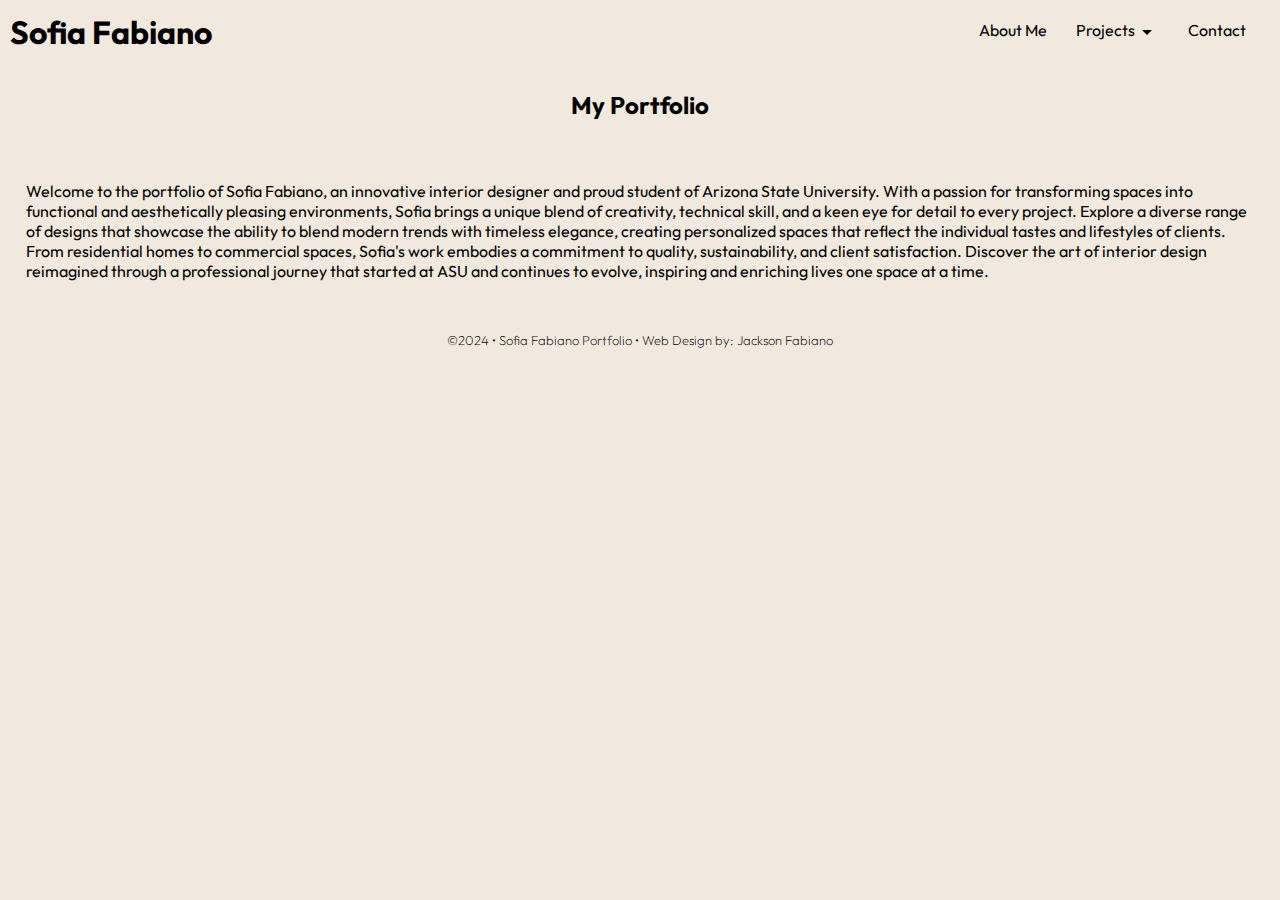
<file: index.html>
<!DOCTYPE html>
<html lang="en">

<head>
    <meta charset="UTF-8">
    <meta name="viewport" content="width=device-width, initial-scale=1.0">
    <title>Portfolio - Sofia Fabiano</title>
    <link rel="stylesheet" href="css/styles.css">
</head>

<body>
    <div class="container">

        <!-- header section -->
        <div class="main-header-div">

            <div class="box" id="mobile-menu-screen">
                <div class="mobile-menu-navbar-options">
                    <a href="html/aboutMe.html" id="" class="navbar-link-mobile"><img
                            src="images/about-me-icon.svg">About
                        Me</a>
                    <a href="#" id="" class="navbar-link-mobile"><img src="images/projects-icon.svg"><button
                            id="projects-button">Projects</button><img id="drop-arrow" src="images/drop-down-arrow.svg">
                        <ul id="project-drop-down-items" class="project-drop-down-items-class">
                            <li><a class="project-link-mobile" id="project1link" href="html/projects.html">House of
                                    Hope</a></li>
                            <li><a class="project-link-mobile" id="project2link" href="#">Ayala Family</a></li>
                            <li><a class="project-link-mobile" id="project3link" href="">Project 3</a></li>
                            <li><a class="project-link-mobile" id="project4link" href="">Project 4</a></li>
                        </ul>
                    </a>
                    <a href="html/contact.html" id="" class="navbar-link-mobile"><img
                            src="images/contact-icon.svg">Contact</a>
                </div>
            </div>

            <div class="box" id="darkening-div"></div>

            <div id="default">
                <div class="header">
                    <div class="title-div">
                        <h1><a class="" id="titleId" href="../index.html">Sofia Fabiano</a></h1>
                    </div>
                    <div class="navbar-div">
                        <a href="html/aboutMe.html" id="" class="navbar-link">About Me</a>
                        <a href="html/projects.html" id="" class="navbar-link">Projects<img
                                src="images/drop-down-arrow.svg"></a>
                        <a href="html/contact.html" id="" class="navbar-link">Contact</a>
                    </div>
                    <div class="mobile-navbar-div"><button id="menu-icon-button"><img id="menu-icon"
                                src="images/menu-icon.svg"></button></div>
                </div>

            </div>
            <!-- header section end -->

        </div>

        <div class="main-section">
            <h2 id="portfolio-text-id">My Portfolio</h2>
            <p>Welcome to the portfolio of Sofia Fabiano, an innovative interior designer and proud student of
                Arizona
                State University. With a passion for transforming spaces into functional and aesthetically pleasing
                environments, Sofia brings a unique blend of creativity, technical skill, and a keen eye for detail
                to every project. Explore a diverse range of designs that showcase the ability to blend modern
                trends with timeless elegance, creating personalized spaces that reflect the individual tastes and
                lifestyles of clients. From residential homes to commercial spaces, Sofia's work embodies a
                commitment to quality, sustainability, and client satisfaction. Discover the art of interior design
                reimagined through a professional journey that started at ASU and continues to evolve, inspiring and
                enriching lives one space at a time.</p>
        </div>
        <div class="footer">
            <p id="footer-text">&copy;2024 &#x2022; Sofia Fabiano Portfolio &#x2022; Web Design by: Jackson Fabiano</a>
            </p>
        </div>
    </div>

    <script src="js/script.js"></script>
    <script src="js/mobileMenu.js"></script>
</body>

</html>
</file>
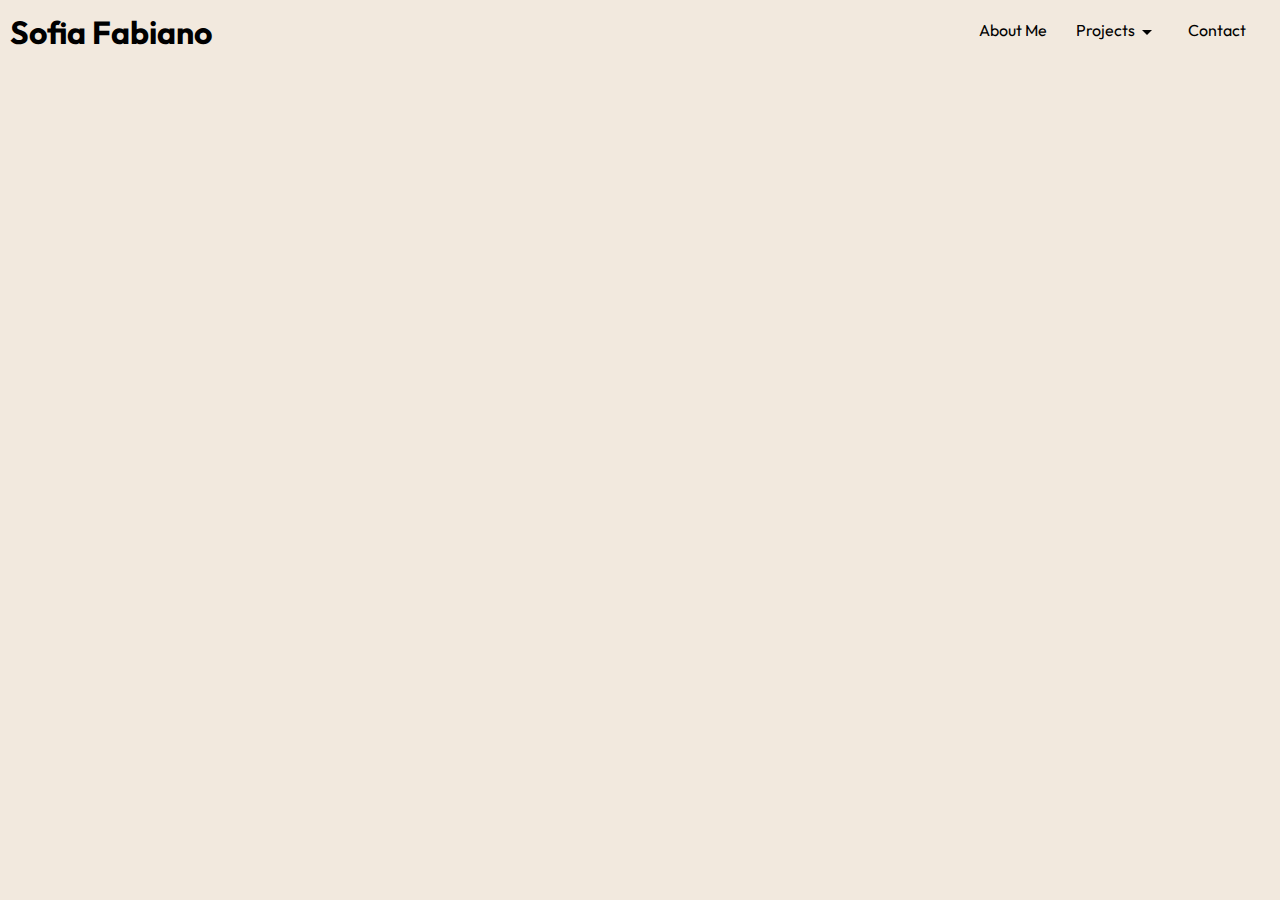
<file: html/aboutMe.html>
<!DOCTYPE html>
<html lang="en">

<head>
    <meta charset="UTF-8">
    <meta name="viewport" content="width=device-width, initial-scale=1.0">
    <title>About Me - Sofia Fabiano</title>
    <link rel="stylesheet" href="../css/styles.css">
</head>

<body>

    <div class="container">

        <!-- header section -->
        <div class="main-header-div">
            <div class="box" id="mobile-menu-screen">
                <div class="mobile-menu-navbar-options">
                    <a href="#" id="" class="navbar-link-mobile"><img src="../images/about-me-icon.svg">About
                        Me</a>
                    <a href="#" id="" class="navbar-link-mobile"><img src="../images/projects-icon.svg"><button
                            id="projects-button">Projects</button><img id="drop-arrow"
                            src="../images/drop-down-arrow.svg">
                        <ul id="project-drop-down-items" class="project-drop-down-items-class">
                            <li><a class="project-link-mobile" id="project1link" href="#">House of Hope</a></li>
                            <li><a class="project-link-mobile" id="project2link" href="#">Ayala Family</a></li>
                            <li><a class="project-link-mobile" id="project3link" href="">Project 3</a></li>
                            <li><a class="project-link-mobile" id="project4link" href="">Project 4</a></li>
                        </ul>
                    </a>
                    <a href="contact.html" id="" class="navbar-link-mobile"><img
                            src="../images/contact-icon.svg">Contact</a>
                </div>
            </div>

            <div class="box" id="darkening-div"></div>

            <div id="default">
                <div class="header">
                    <div class="title-div">
                        <h1><a class="" id="titleId" href="../index.html">Sofia Fabiano</a></h1>
                    </div>
                    <div class="navbar-div">
                        <a href="#" id="" class="navbar-link">About Me</a>
                        <a href="projects.html" id="" class="navbar-link">Projects<img
                                src="../images/drop-down-arrow.svg"></a>
                        <a href="contact.html" id="" class="navbar-link">Contact</a>
                    </div>
                    <div class="mobile-navbar-div"><button id="menu-icon-button"><img id="menu-icon"
                                src="../images/menu-icon.svg"></button></div>
                </div>

            </div>

        </div>
        <!-- header section end -->

        
        <script src="../js/nonIndex.js"></script>
        <script src="../js/nonIndexMobileMenu.js"></script>

</body>

</html>
</file>
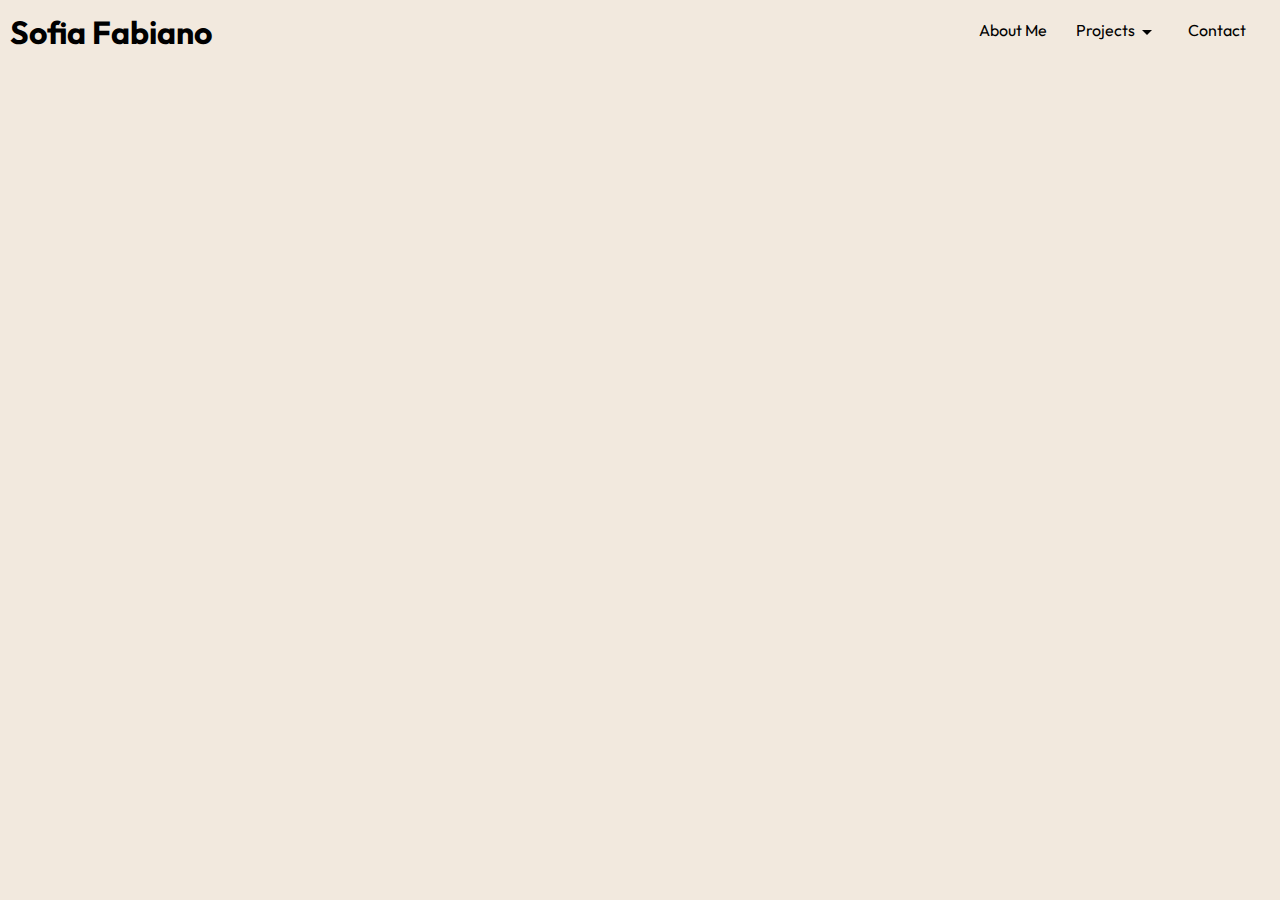
<file: html/contact.html>
<!DOCTYPE html>
<html lang="en">

<head>
    <meta charset="UTF-8">
    <meta name="viewport" content="width=device-width, initial-scale=1.0">
    <title>Contact - Sofia Fabiano</title>
    <link rel="stylesheet" href="../css/styles.css">
</head>

<body>

    <div class="container">

        <!-- header section -->
        <div class="main-header-div">
            <div class="box" id="mobile-menu-screen">
                <div class="mobile-menu-navbar-options">
                    <a href="aboutMe.html" id="" class="navbar-link-mobile"><img src="../images/about-me-icon.svg">About
                        Me</a>
                    <a href="#" id="" class="navbar-link-mobile"><img src="../images/projects-icon.svg"><button
                            id="projects-button">Projects</button><img id="drop-arrow"
                            src="../images/drop-down-arrow.svg">
                        <ul id="project-drop-down-items" class="project-drop-down-items-class">
                            <li><a class="project-link-mobile" id="project1link" href="#">House of Hope</a></li>
                            <li><a class="project-link-mobile" id="project2link" href="#">Ayala Family</a></li>
                            <li><a class="project-link-mobile" id="project3link" href="">Project 3</a></li>
                            <li><a class="project-link-mobile" id="project4link" href="">Project 4</a></li>
                        </ul>
                    </a>
                    <a href="#" id="" class="navbar-link-mobile"><img src="../images/contact-icon.svg">Contact</a>
                </div>
            </div>

            <div class="box" id="darkening-div"></div>

            <div id="default">
                <div class="header">
                    <div class="title-div">
                        <h1><a class="" id="titleId" href="../index.html">Sofia Fabiano</a></h1>
                    </div>
                    <div class="navbar-div">
                        <a href="aboutMe.html" id="" class="navbar-link">About Me</a>
                        <a href="projects.html" id="" class="navbar-link">Projects<img
                                src="../images/drop-down-arrow.svg"></a>
                        <a href="#" id="" class="navbar-link">Contact</a>
                    </div>
                    <div class="mobile-navbar-div"><button id="menu-icon-button"><img id="menu-icon"
                                src="../images/menu-icon.svg"></button></div>
                </div>
            </div>

        </div>
        <!-- header section end -->
         
        <script src="../js/nonIndex.js"></script>
        <script src="../js/nonIndexMobileMenu.js"></script>

</body>

</html>
</file>
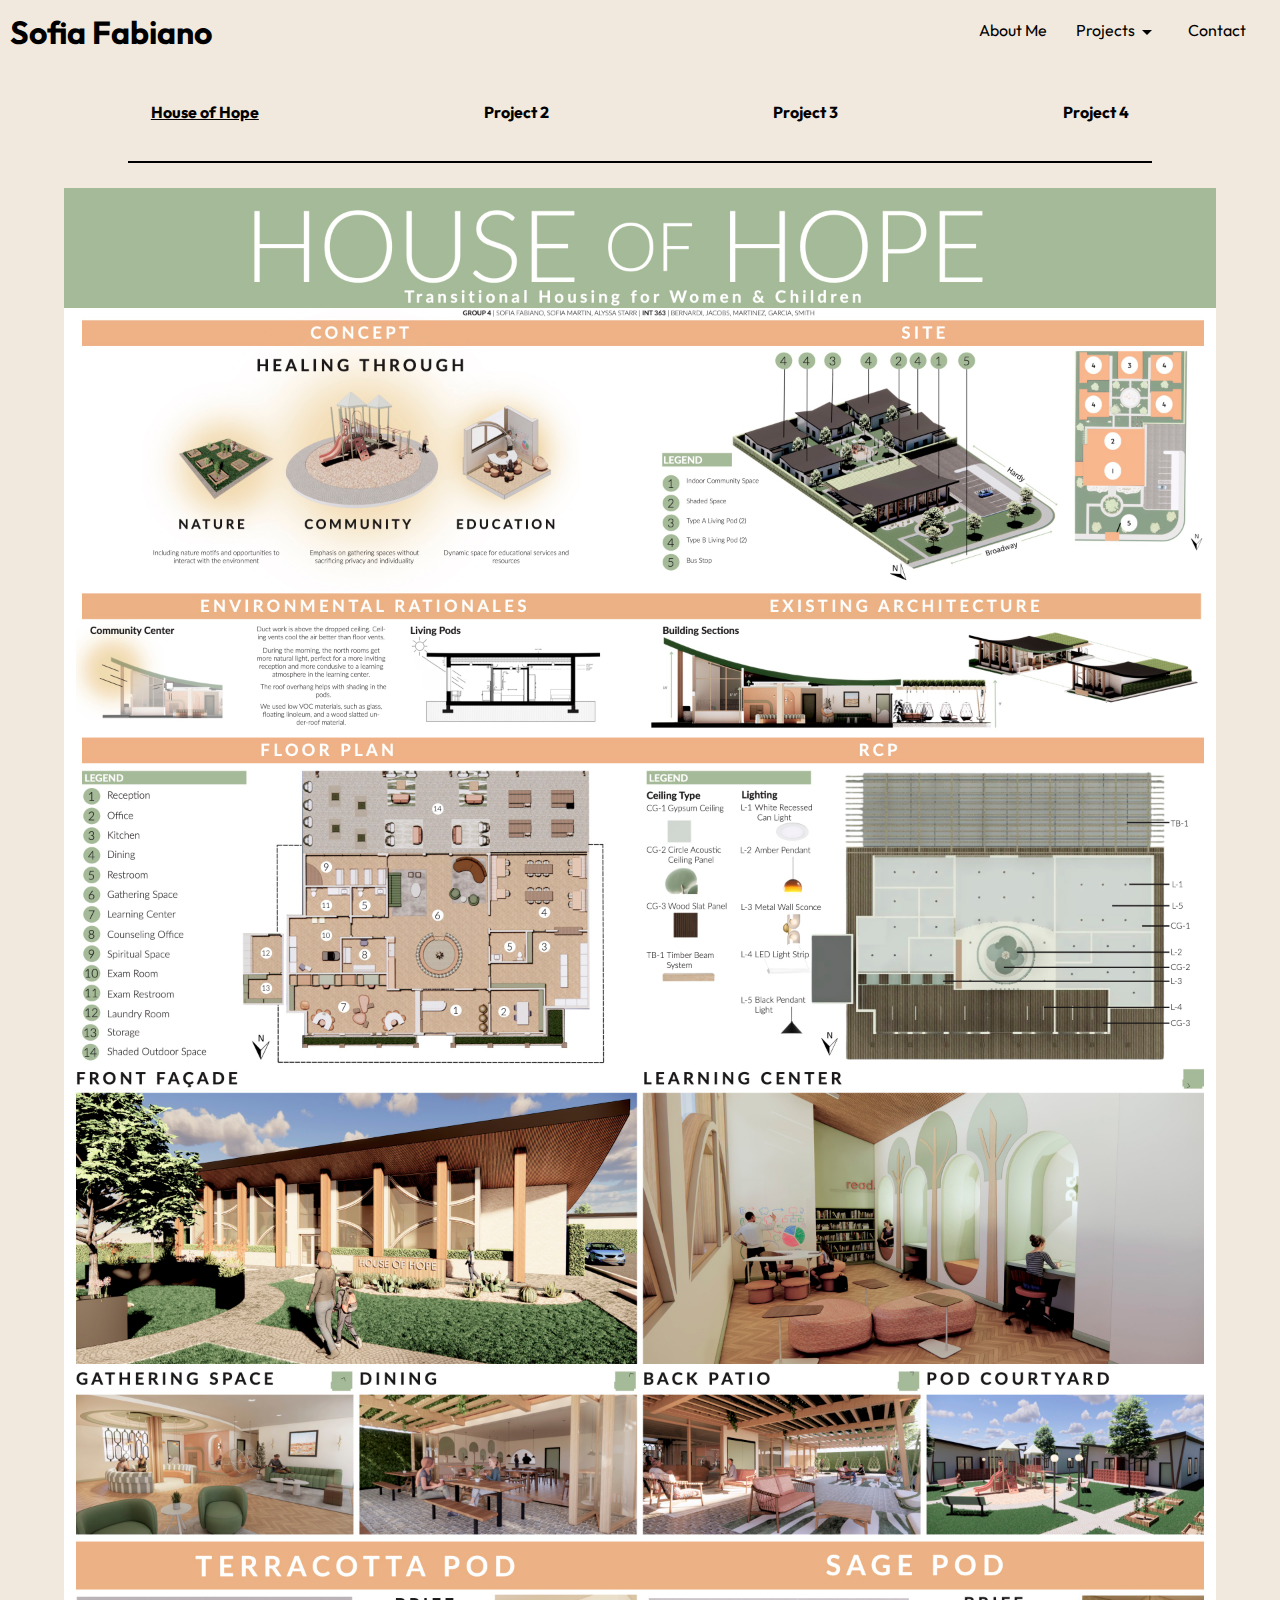
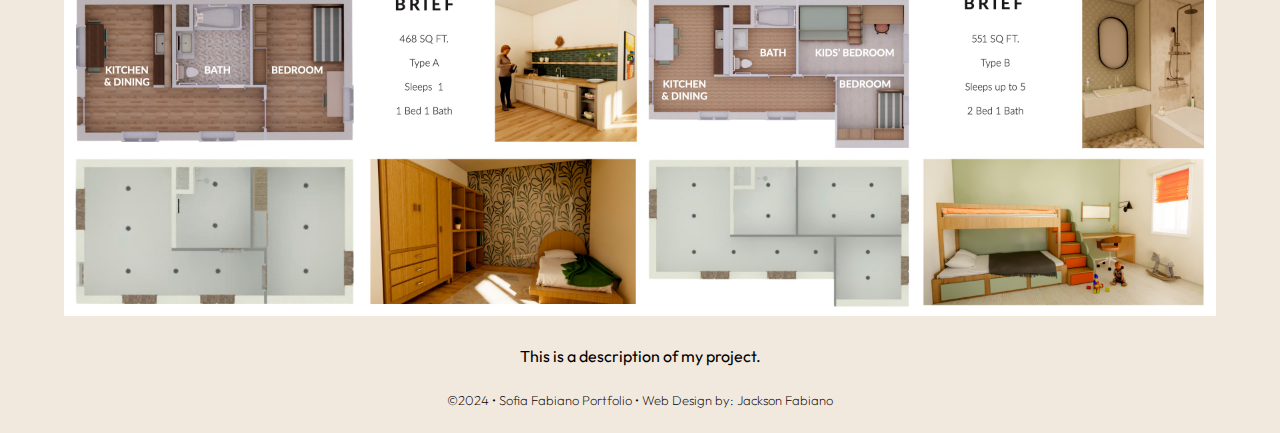
<file: html/projects.html>
<!DOCTYPE html>
<html lang="en">

<head>
    <meta charset="UTF-8">
    <meta name="viewport" content="width=device-width, initial-scale=1.0">
    <title>Sofia Fabiano - Projects</title>
    <link rel="stylesheet" href="../css/styles.css">
</head>

<body>
    <div class="container">

        <!-- header section -->
        <div class="main-header-div">

            <div class="box" id="mobile-menu-screen">
                <div class="mobile-menu-navbar-options">
                    <a href="aboutMe.html" id="" class="navbar-link-mobile"><img src="../images/about-me-icon.svg">About
                        Me</a>
                    <a href="#" id="" class="navbar-link-mobile"><img src="../images/projects-icon.svg"><button
                            id="projects-button">Projects</button><img id="drop-arrow"
                            src="../images/drop-down-arrow.svg">
                        <ul id="project-drop-down-items" class="project-drop-down-items-class">
                            <li><a class="project-link-mobile" id="project1link" href="#">House of Hope</a></li>
                            <li><a class="project-link-mobile" id="project2link" href="#">Ayala Family</a></li>
                            <li><a class="project-link-mobile" id="project3link" href="">Project 3</a></li>
                            <li><a class="project-link-mobile" id="project4link" href="">Project 4</a></li>
                        </ul>
                    </a>
                    <a href="contact.html" id="" class="navbar-link-mobile"><img
                            src="../images/contact-icon.svg">Contact</a>
                </div>
            </div>

            <div class="box" id="darkening-div"></div>

            <div id="default">
                <div class="header">
                    <div class="title-div">
                        <h1><a class="" id="titleId" href="../index.html">Sofia Fabiano</a></h1>
                    </div>
                    <div class="navbar-div">
                        <a href="aboutMe.html" id="" class="navbar-link">About Me</a>
                        <a href="#" id="" class="navbar-link">Projects<img src="../images/drop-down-arrow.svg"></a>
                        <a href="contact.html" id="" class="navbar-link">Contact</a>
                    </div>
                    <div class="mobile-navbar-div"><button id="menu-icon-button"><img id="menu-icon"
                                src="../images/menu-icon.svg"></button></div>
                </div>

            </div>

        </div>
        <!-- header section end -->

        <div class="project-selection-div">
            <a class="selected project-link" id="project1link" href="#">House of Hope</a>
            <a class="project-link" id="project2link" href="">Project 2</a>
            <a class="project-link" id="project3link" href="">Project 3</a>
            <a class="project-link" id="project4link" href="">Project 4</a>
        </div>

        <h2 class="mobile-project-title">House of Hope</h2>

        <hr class="projects-bar">

        <div class="main-section-projects">
            <div class="project-div">
                <img id="project-img" src="../images/project1.jpg">
            </div>
            <div class="project-desc-div">
                <p>This is a description of my project.</p>
            </div>
        </div>

        <div class="footer">
            <p id="footer-text">&copy;2024 &#x2022; Sofia Fabiano Portfolio &#x2022; Web Design by: Jackson
                Fabiano</a>
            </p>
        </div>

        <script src="../js/nonIndex.js"></script>
        <script src="../js/nonIndexMobileMenu.js"></script>
</body>

</html>
</file>
<file: css/styles.css>
@import url("https://fonts.googleapis.com/css2?family=Outfit:wght@100..900&display=swap");
* {
  margin: 0;
  padding: 0;
  box-sizing: border-box;
}

body {
  background-color: hsl(33, 43%, 91%);
  font-family: "Outfit", sans-serif;
}

a {
  color: hsl(0, 0%, 0%);
  text-decoration: none;
}

a:visited {
  color: hsl(0, 0%, 0%);
}

a:focus,
a:active {
  outline: none;
}

a {
  -webkit-tap-highlight-color: rgba(0, 0, 0, 0);
}

ul {
  list-style: none;
}

ul li {
  position: relative;
  padding-left: 26px;
}

ul li::before {
  content: "    ";
  position: absolute;
  left: 0;
}

button {
  font-family: "Outfit", sans-serif;
}

.header {
  display: flex;
  align-items: center;
  justify-content: space-between;
  padding: 10px;
}

.navbar-div {
  width: 25%;
  display: flex;
  justify-content: space-around;
  padding: 10px;
  font-size: 1rem;
}

.navbar-link {
  transition: text-decoration 1s ease-in-out, text-decoration-color 0.3s ease;
  display: flex;
}

.navbar-link:hover {
  text-decoration: underline;
  text-decoration-color: currentColor;
}

#mobile-menu-screen {
  display: none;
  transform: translateX(100vw);
  width: 100%;
  height: 100%;
  background-color: hsl(33, 22%, 49%);
  position: absolute;
  width: 50%;
  min-width: 150px;
  max-width: 180px;
  right: 0;
  z-index: 10;
  animation: MobileMenuSlideOut 0.5s forwards;
}

.mobile-menu-navbar-options {
  display: flex;
  flex-direction: column;
  justify-content: center;
  padding-top: 60px;
  padding-left: 10%;
}

.mobile-navbar-div {
  width: 100%;
  max-width: 40px;
}

#menu-icon {
  filter: grayscale(100%) brightness(0%);
  width: 100%;
  max-width: 50px;
  transition: opacity 0.3s ease-in-out;
  opacity: 1;
  z-index: 10;
}

#menu-icon-button {
  border: none;
  background-color: hsl(33, 43%, 91%);
  width: 100%;
  display: flex;
  align-items: center;
  z-index: 10;
}

.project-link-mobile {
  font-weight: 300;
}

.navbar-link-mobile {
  font-size: 1.7em;
  display: flex;
}

#darkening-div {
  width: 100%;
  height: 100%;
  background-color: hsl(0, 0%, 0%);
  z-index: 5;
  position: absolute;
  opacity: 0;
  display: none;
}

#project-drop-down-items {
  display: none;
}

#projects-button {
  border: none;
  background-color: hsl(33, 22%, 49%);
  padding: 0;
  font-size: 1.7rem;
  color: hsl(0, 0%, 0%);
}

.project-drop-down-items-class li:nth-child(2) {
  animation-delay: 0.2s;
  padding-top: 8px;
  padding-bottom: 8px;
}

.project-drop-down-items-class li:nth-child(3) {
  animation-delay: 0.4s;
  padding-bottom: 8px;
}

.project-drop-down-items-class li:nth-child(4) {
  animation-delay: 0.6s;
  padding-bottom: 8px;
}

.project-drop-down-items-class li:nth-child(5) {
  animation-delay: 0.8s;
  padding-bottom: 8px;
}

.project-selection-div {
  padding: 3%;
  display: flex;
  justify-content: space-around;
  animation: fadeIn 0.3s forwards;
}

.project-link {
  text-decoration: none;
  font-weight: 700;
  font-size: medium;
}

.project-link:hover {
  text-decoration: underline;
}

.projects-bar {
  border: none;
  width: 80%;
  height: 2px;
  background-color: hsl(0, 0%, 0%);
  margin: auto;
}

.project-div {
  padding: 5%;
  padding-top: 2%;
  padding-bottom: 2%;
}

#project-img {
  width: 100%;
  animation: fadeIn 0.5s forwards;
}

.main-section-projects {
  display: flex;
  flex-direction: column;
  justify-content: center;
  align-items: center;
}

.mobile-project-title {
  text-align: center;
}

.container {
  display: flex;
  flex-direction: column;
  position: relative;
}

.main-section {
  padding: 10px;
  display: flex;
  flex-direction: column;
  align-items: center;
  justify-content: center;
  padding: 2%;
}

#portfolio-text-id {
  padding-bottom: 5%;
}

.footer {
  padding: 2%;
  text-align: center;
}

#footer-text {
  font-size: small;
  font-weight: 200;
}

.selected {
  text-decoration: underline;
}

.hidden {
  display: none;
}

@media (max-width: 1000px) {
  .navbar-div {
    display: none;
  }
  .project-selection-div {
    display: none;
  }
}
@media (min-width: 1000px) {
  .mobile-navbar-div {
    display: none;
  }
  .mobile-project-title {
    display: none;
  }
}
@keyframes fadeIn {
  from {
    opacity: 0;
  }
  to {
    opacity: 1;
  }
}
@keyframes fadeOut {
  from {
    opacity: 1;
  }
  to {
    opacity: 0;
  }
}
@keyframes fadeInDarkening {
  from {
    opacity: 0;
  }
  to {
    opacity: 75%;
  }
}
@keyframes fadeOutDarkening {
  from {
    opacity: 75%;
  }
  to {
    opacity: 0;
  }
}
@keyframes MobileMenuSlideOut {
  from {
    transform: translateX(100vw);
  }
  to {
    transform: translate(0, 0);
  }
}
@keyframes MobileMenuSlideIn {
  from {
    transform: translate(0, 0);
  }
  to {
    transform: translateX(100vw);
  }
}

/*# sourceMappingURL=styles.css.map */
</file>
